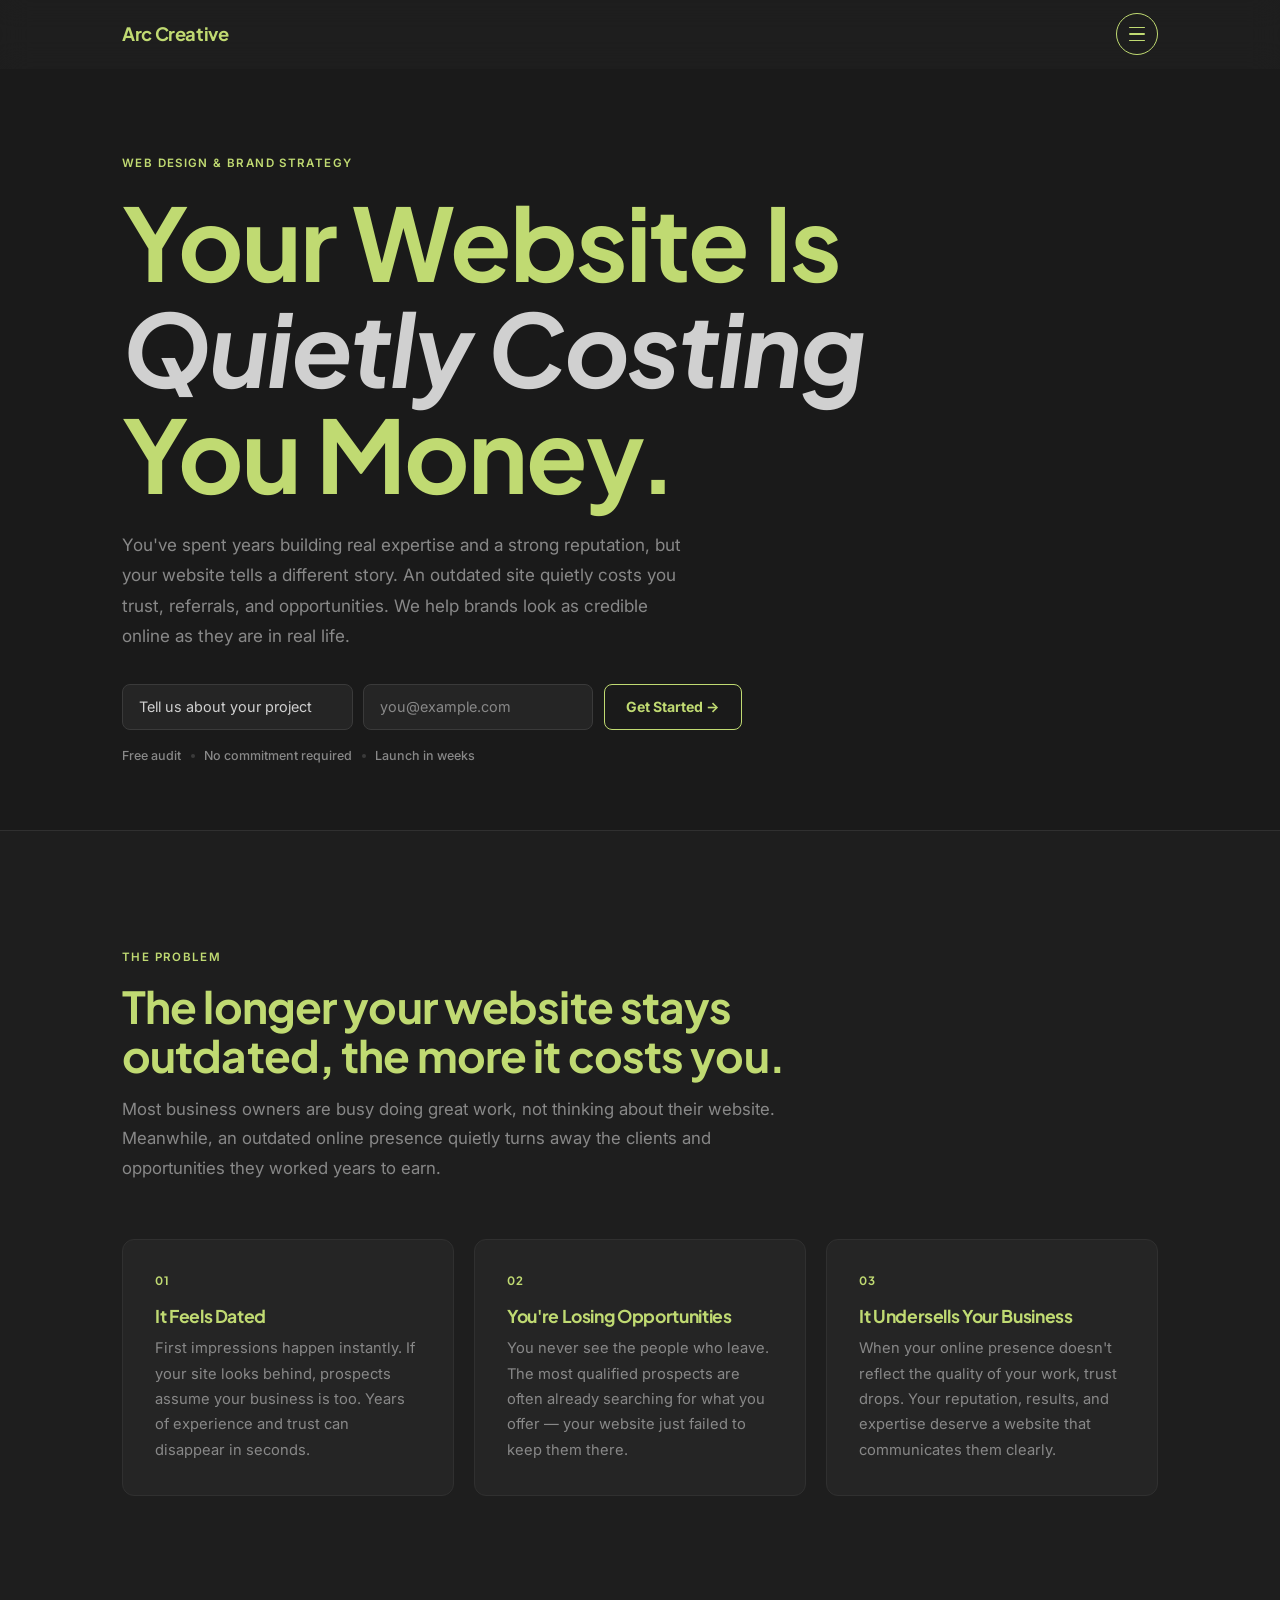
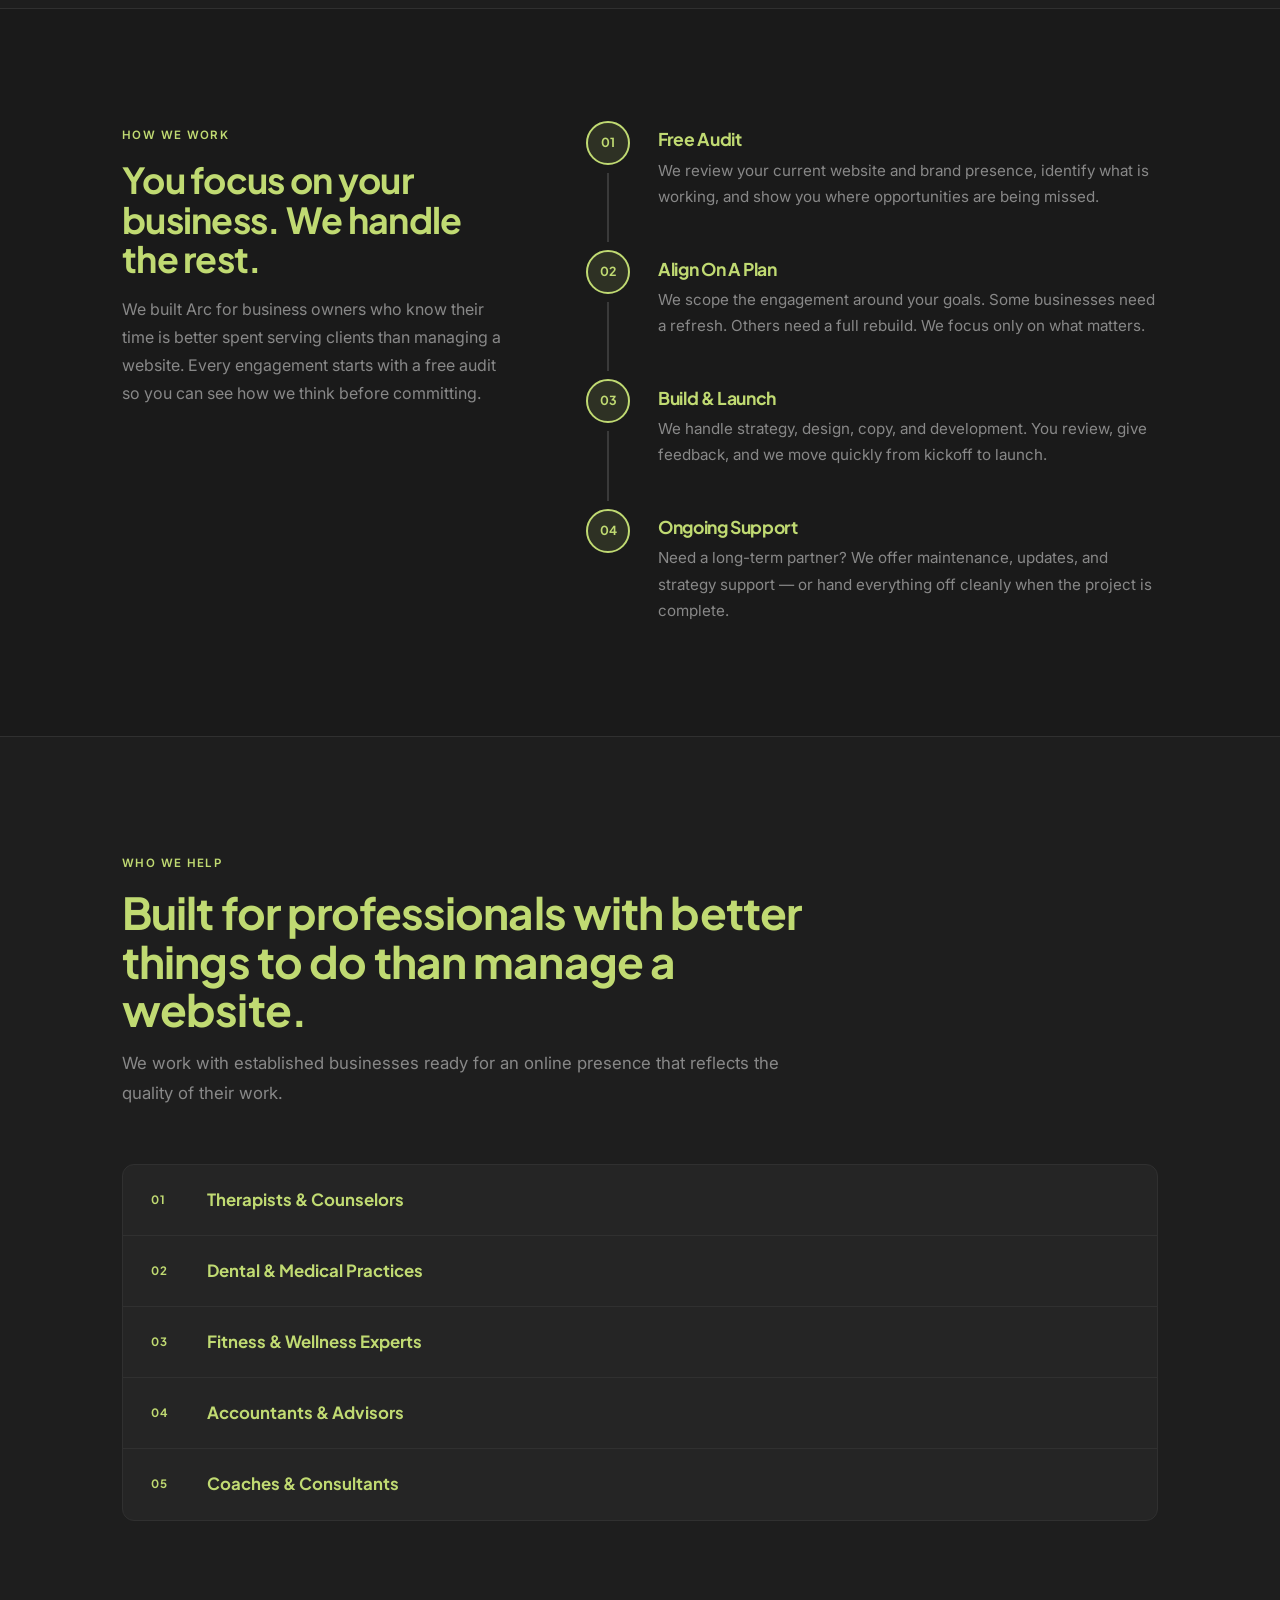
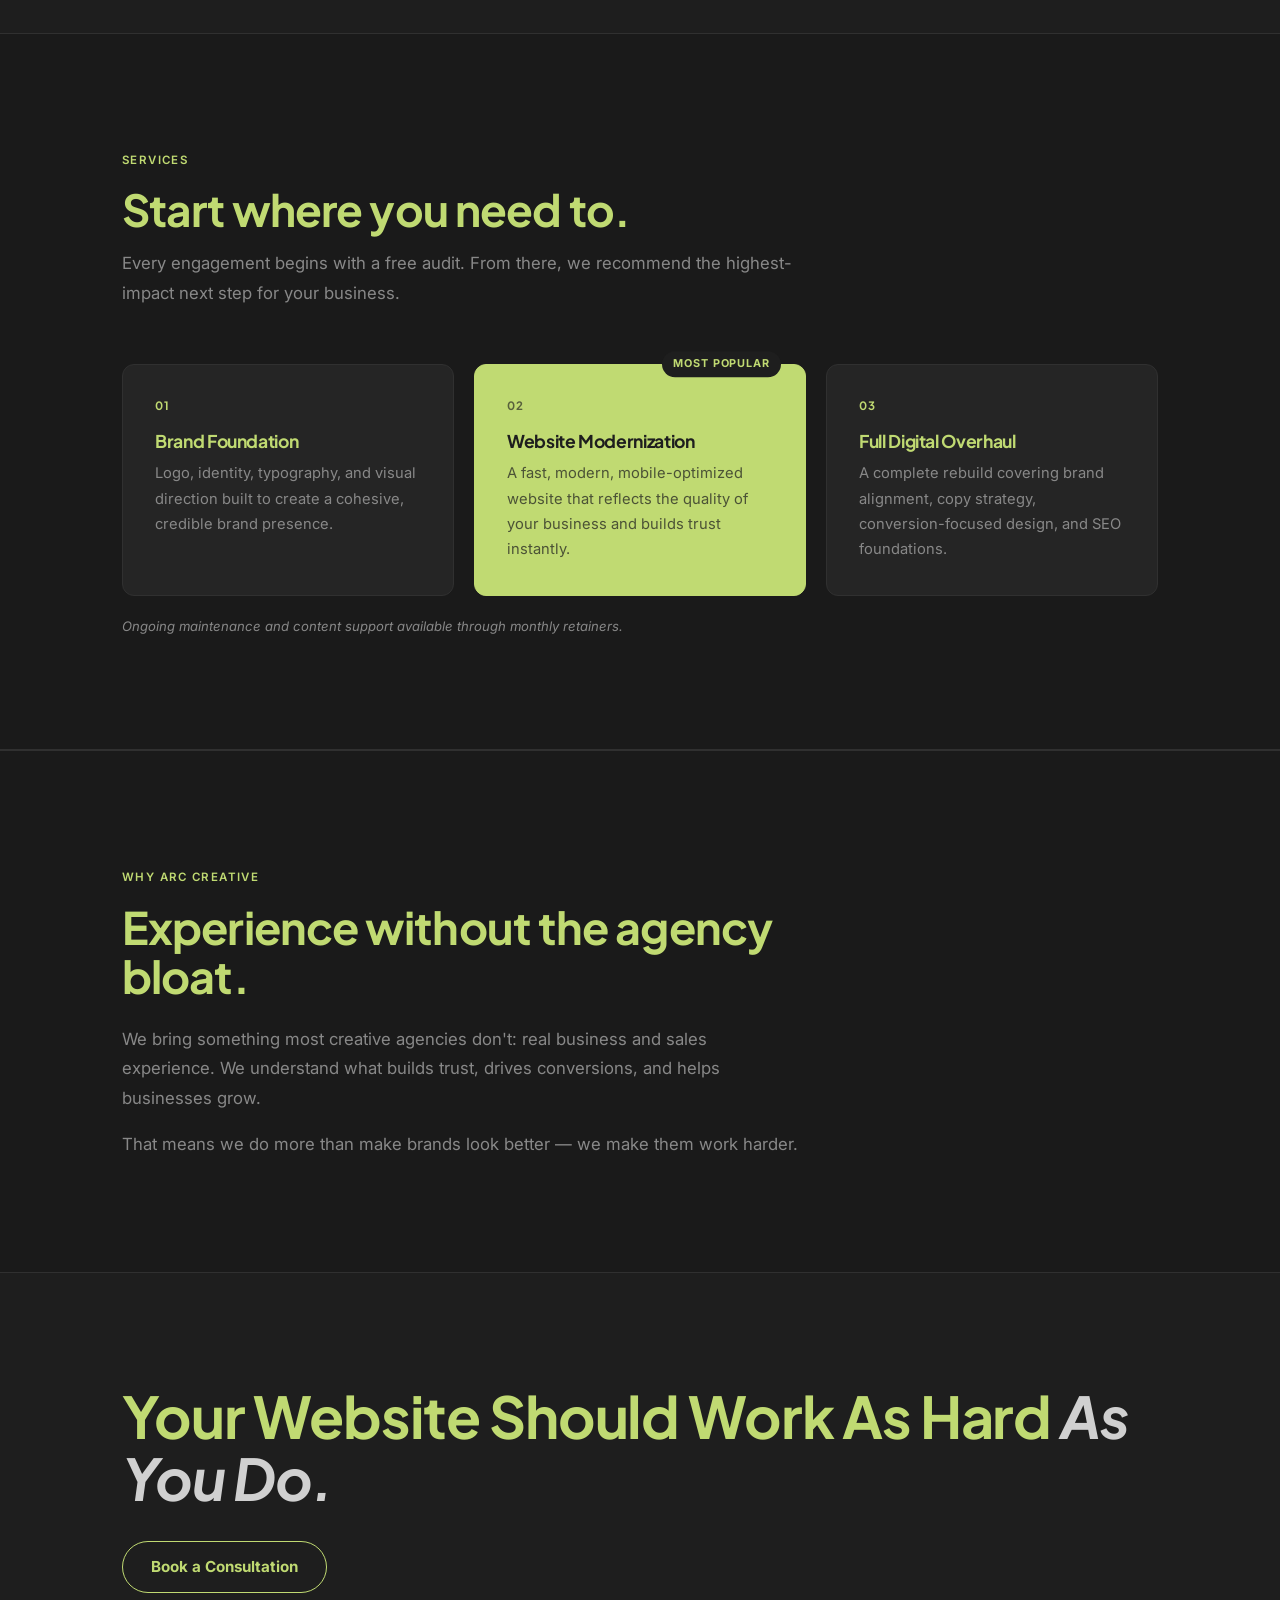
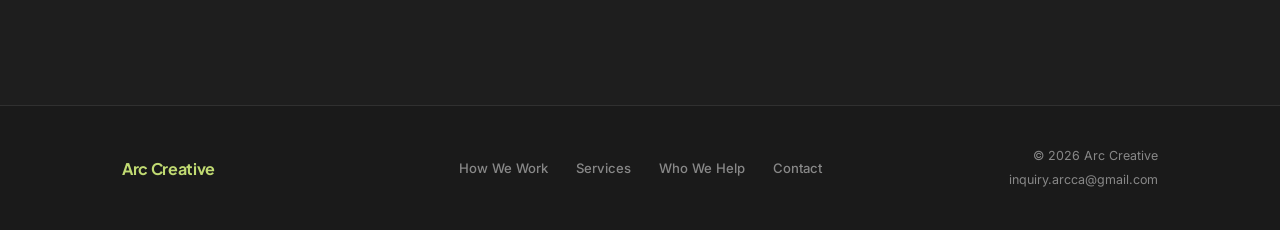
<file: index.html>
<!DOCTYPE html>
<html lang="en">
<head>
  <meta charset="UTF-8">
  <meta name="viewport" content="width=device-width, initial-scale=1.0">
  <meta name="description" content="Arc Creative helps established businesses look as credible online as they are in real life. Professional web design, brand strategy, and digital presence.">
  <title>Arc Creative — Web Design & Brand Strategy</title>

  <link rel="preconnect" href="https://fonts.googleapis.com">
  <link rel="preconnect" href="https://fonts.gstatic.com" crossorigin>
  <link href="https://fonts.googleapis.com/css2?family=Plus+Jakarta+Sans:ital,wght@0,300;0,400;0,500;0,600;0,700;0,800;1,700;1,800&family=Inter:wght@300;400;500;600&display=swap" rel="stylesheet">

  <link rel="stylesheet" href="styles.css">
</head>
<body>

  <!-- ── NAV ── -->
  <nav id="nav">
    <div class="nav-inner">
      <a href="#home" class="nav-logo" aria-label="Arc Creative home">
        <span class="logo-full">Arc Creative</span>
        <span class="logo-short">Arc</span>
      </a>
      <div class="nav-controls">
        <a href="#home" class="nav-book" id="nav-book" aria-hidden="true">Book Free Audit</a>
        <button class="nav-toggle" id="nav-toggle" aria-expanded="false" aria-controls="nav-mobile" aria-label="Toggle menu">
          <span></span>
          <span></span>
          <span></span>
        </button>
      </div>
    </div>
    <div class="nav-mobile" id="nav-mobile" hidden>
      <ul role="list">
        <li><a href="#process">How We Work</a></li>
        <li><a href="#services">Services</a></li>
        <li><a href="#who">Who We Help</a></li>
        <li><a href="#home" class="mobile-cta">Book Free Audit</a></li>
      </ul>
    </div>
  </nav>

  <!-- ── HERO ── -->
  <section class="hero" id="home">
    <div class="hero-inner">
      <div class="hero-copy">
        <span class="eyebrow">Web Design &amp; Brand Strategy</span>
        <h1>
          Your Website Is<br>
          <em>Quietly Costing</em><br>
          You Money.
        </h1>
        <p class="hero-sub">
          You've spent years building real expertise and a strong reputation, but your website
          tells a different story. An outdated site quietly costs you trust, referrals, and
          opportunities. We help brands look as credible online as they are in real life.
        </p>
        <form class="hero-form" id="hero-form">
          <select name="project" required>
            <option value="" disabled selected>Tell us about your project</option>
            <option value="Website Refresh">Website Refresh</option>
            <option value="New Website from Scratch">New Website from Scratch</option>
            <option value="Other">Other</option>
          </select>
          <input type="email" name="email" placeholder="you@example.com" required>
          <button type="submit">Get Started &rarr;</button>
        </form>
        <div class="hero-trust">
          <span>Free audit</span>
          <span class="trust-dot" aria-hidden="true"></span>
          <span>No commitment required</span>
          <span class="trust-dot" aria-hidden="true"></span>
          <span>Launch in weeks</span>
        </div>

        <!-- Meeting panel -->
        <div class="meeting-panel" id="meeting-panel" hidden>
          <p class="meeting-label">Request a time that works for you.</p>
          <form class="meeting-form" id="meeting-form">
            <label>
              <span>Preferred date</span>
              <input type="date" name="meeting-date" required>
            </label>
            <label>
              <span>Preferred time</span>
              <select name="meeting-time" required>
                <option value="" disabled selected>Select a time</option>
                <option value="9:00 AM">9:00 AM</option>
                <option value="9:30 AM">9:30 AM</option>
                <option value="10:00 AM">10:00 AM</option>
                <option value="10:30 AM">10:30 AM</option>
                <option value="11:00 AM">11:00 AM</option>
                <option value="11:30 AM">11:30 AM</option>
                <option value="12:00 PM">12:00 PM</option>
                <option value="12:30 PM">12:30 PM</option>
                <option value="1:00 PM">1:00 PM</option>
                <option value="1:30 PM">1:30 PM</option>
                <option value="2:00 PM">2:00 PM</option>
                <option value="2:30 PM">2:30 PM</option>
                <option value="3:00 PM">3:00 PM</option>
                <option value="3:30 PM">3:30 PM</option>
                <option value="4:00 PM">4:00 PM</option>
                <option value="4:30 PM">4:30 PM</option>
                <option value="5:00 PM">5:00 PM</option>
                <option value="5:30 PM">5:30 PM</option>
                <option value="6:00 PM">6:00 PM</option>
              </select>
            </label>
            <button type="submit">Request time</button>
          </form>
          <p class="meeting-confirm" id="meeting-confirm" hidden>
            Thanks. Your meeting request is on its way.
          </p>
        </div>
      </div>
    </div>
  </section>

  <!-- ── PROBLEM ── -->
  <section class="section problem-section" id="problem">
    <div class="section-inner">
      <header class="section-header">
        <div class="section-tag">The Problem</div>
        <h2>The longer your website stays outdated, the more it costs you.</h2>
        <p>Most business owners are busy doing great work, not thinking about their website. Meanwhile, an outdated online presence quietly turns away the clients and opportunities they worked years to earn.</p>
      </header>
      <div class="pain-grid">
        <div class="pain-card">
          <div class="pain-num">01</div>
          <h3>It Feels Dated</h3>
          <p>First impressions happen instantly. If your site looks behind, prospects assume your business is too. Years of experience and trust can disappear in seconds.</p>
        </div>
        <div class="pain-card">
          <div class="pain-num">02</div>
          <h3>You're Losing Opportunities</h3>
          <p>You never see the people who leave. The most qualified prospects are often already searching for what you offer — your website just failed to keep them there.</p>
        </div>
        <div class="pain-card">
          <div class="pain-num">03</div>
          <h3>It Undersells Your Business</h3>
          <p>When your online presence doesn't reflect the quality of your work, trust drops. Your reputation, results, and expertise deserve a website that communicates them clearly.</p>
        </div>
      </div>
    </div>
  </section>

  <!-- ── HOW WE WORK ── -->
  <section class="section process-section" id="process">
    <div class="section-inner">
      <div class="process-layout">
        <header class="process-header">
          <div class="section-tag">How We Work</div>
          <h2>You focus on your business. We handle the rest.</h2>
          <p>We built Arc for business owners who know their time is better spent serving clients than managing a website. Every engagement starts with a free audit so you can see how we think before committing.</p>
        </header>
        <div class="process-steps">
          <div class="process-step">
            <div class="step-marker">
              <div class="step-num">01</div>
              <div class="step-line" aria-hidden="true"></div>
            </div>
            <div class="step-body">
              <h3>Free Audit</h3>
              <p>We review your current website and brand presence, identify what is working, and show you where opportunities are being missed.</p>
            </div>
          </div>
          <div class="process-step">
            <div class="step-marker">
              <div class="step-num">02</div>
              <div class="step-line" aria-hidden="true"></div>
            </div>
            <div class="step-body">
              <h3>Align On A Plan</h3>
              <p>We scope the engagement around your goals. Some businesses need a refresh. Others need a full rebuild. We focus only on what matters.</p>
            </div>
          </div>
          <div class="process-step">
            <div class="step-marker">
              <div class="step-num">03</div>
              <div class="step-line" aria-hidden="true"></div>
            </div>
            <div class="step-body">
              <h3>Build &amp; Launch</h3>
              <p>We handle strategy, design, copy, and development. You review, give feedback, and we move quickly from kickoff to launch.</p>
            </div>
          </div>
          <div class="process-step process-step-last">
            <div class="step-marker">
              <div class="step-num">04</div>
            </div>
            <div class="step-body">
              <h3>Ongoing Support</h3>
              <p>Need a long-term partner? We offer maintenance, updates, and strategy support — or hand everything off cleanly when the project is complete.</p>
            </div>
          </div>
        </div>
      </div>
    </div>
  </section>

  <!-- ── WHO WE HELP ── -->
  <section class="section who-section" id="who">
    <div class="section-inner">
      <header class="section-header">
        <div class="section-tag">Who We Help</div>
        <h2>Built for professionals with better things to do than manage a website.</h2>
        <p>We work with established businesses ready for an online presence that reflects the quality of their work.</p>
      </header>
      <div class="who-list">
        <div class="who-item">
          <span class="who-n">01</span>
          <span class="who-name">Therapists &amp; Counselors</span>
        </div>
        <div class="who-item">
          <span class="who-n">02</span>
          <span class="who-name">Dental &amp; Medical Practices</span>
        </div>
        <div class="who-item">
          <span class="who-n">03</span>
          <span class="who-name">Fitness &amp; Wellness Experts</span>
        </div>
        <div class="who-item">
          <span class="who-n">04</span>
          <span class="who-name">Accountants &amp; Advisors</span>
        </div>
        <div class="who-item">
          <span class="who-n">05</span>
          <span class="who-name">Coaches &amp; Consultants</span>
        </div>
      </div>
    </div>
  </section>

  <!-- ── SERVICES ── -->
  <section class="section services-section" id="services">
    <div class="section-inner">
      <header class="section-header">
        <div class="section-tag">Services</div>
        <h2>Start where you need to.</h2>
        <p>Every engagement begins with a free audit. From there, we recommend the highest-impact next step for your business.</p>
      </header>
      <div class="services-grid">
        <div class="service-card">
          <div class="service-num">01</div>
          <h3>Brand Foundation</h3>
          <p>Logo, identity, typography, and visual direction built to create a cohesive, credible brand presence.</p>
        </div>
        <div class="service-card service-featured">
          <div class="service-badge">Most Popular</div>
          <div class="service-num">02</div>
          <h3>Website Modernization</h3>
          <p>A fast, modern, mobile-optimized website that reflects the quality of your business and builds trust instantly.</p>
        </div>
        <div class="service-card">
          <div class="service-num">03</div>
          <h3>Full Digital Overhaul</h3>
          <p>A complete rebuild covering brand alignment, copy strategy, conversion-focused design, and SEO foundations.</p>
        </div>
      </div>
      <p class="services-note">Ongoing maintenance and content support available through monthly retainers.</p>
    </div>
  </section>

  <!-- ── WHY ARC CREATIVE ── -->
  <section class="why-section" id="why">
    <div class="section-inner">
      <div class="why-inner">
        <div class="why-copy">
          <div class="section-tag tag-on-dark">Why Arc Creative</div>
          <h2>Experience without the agency bloat.</h2>
          <p>We bring something most creative agencies don't: real business and sales experience. We understand what builds trust, drives conversions, and helps businesses grow.</p>
          <p>That means we do more than make brands look better &mdash; we make them work harder.</p>
        </div>
      </div>
    </div>
  </section>

  <!-- ── CTA ── -->
  <section class="cta-section" id="contact">
    <div class="section-inner">
      <div class="cta-inner">
        <h2>Your Website Should Work As Hard <em>As You Do.</em></h2>
        <a href="#home" class="btn-cta-large">Book a Consultation</a>
      </div>
    </div>
  </section>

  <!-- ── FOOTER ── -->
  <footer>
    <div class="section-inner footer-inner">
      <div class="footer-logo">Arc Creative</div>
      <nav class="footer-links" aria-label="Footer navigation">
        <a href="#process">How We Work</a>
        <a href="#services">Services</a>
        <a href="#who">Who We Help</a>
        <a href="#contact">Contact</a>
      </nav>
      <div class="footer-meta">
        <p>&copy; 2026 Arc Creative</p>
        <a href="mailto:inquiry.arcca@gmail.com">inquiry.arcca@gmail.com</a>
      </div>
    </div>
  </footer>

  <script src="main.js"></script>
</body>
</html>
</file>
<file: styles.css>
/* ============================================================
   ARC CREATIVE — styles.css
   Dark mode design system
   Fonts: Halyard Micro (headlines) + Inter (body)
============================================================ */

/* ── RESET & ROOT ─────────────────────────────────────────── */
*, *::before, *::after {
  box-sizing: border-box;
  margin: 0;
  padding: 0;
}

:root {
  --bg:           #1E1E1E;
  --surface:      #252525;
  --surface-2:    #1A1A1A;
  --h-color:      #C0DA72;
  --body-color:   #D0D0D0;
  --muted:        #888888;
  --border:       #303030;
  --border-light: #3A3A3A;
  --accent:       #C0DA72;
  --accent-hover: #CEDE85;
  --accent-dim:   rgba(192, 218, 114, 0.12);
  --green:        #6EBA8B;

  --font-display: 'Halyard Micro', 'Plus Jakarta Sans', system-ui, sans-serif;
  --font-body:    'Inter', system-ui, sans-serif;

  --max-w: 1100px;
  --radius: 12px;
  --radius-sm: 8px;
  --section-y: 7rem;
}

html { scroll-behavior: smooth; }

body {
  background: var(--bg);
  color: var(--body-color);
  font-family: var(--font-body);
  font-size: 16px;
  line-height: 1.6;
  -webkit-font-smoothing: antialiased;
  overflow-x: hidden;
}

img { display: block; max-width: 100%; }
a { color: inherit; text-decoration: none; }
ul[role="list"] { list-style: none; }

/* ── LAYOUT ───────────────────────────────────────────────── */
.section-inner {
  max-width: var(--max-w);
  margin: 0 auto;
  padding: 0 2rem;
}

.section { padding: var(--section-y) 0; }

/* ── TYPOGRAPHY ───────────────────────────────────────────── */
h1, h2, h3, h4 {
  font-family: var(--font-display);
  letter-spacing: -0.02em;
  line-height: 1.1;
  color: var(--h-color);
}

.eyebrow,
.section-tag {
  display: inline-block;
  font-family: var(--font-body);
  font-size: 0.72rem;
  font-weight: 600;
  letter-spacing: 0.12em;
  text-transform: uppercase;
  color: var(--accent);
  margin-bottom: 1rem;
}

.section-header {
  max-width: 680px;
  margin-bottom: 3.5rem;
}

.section-header h2 {
  font-size: clamp(2rem, 3.5vw, 2.75rem);
  font-weight: 700;
  color: var(--h-color);
  margin-bottom: 1rem;
}

.section-header p {
  font-size: 1.05rem;
  color: var(--muted);
  line-height: 1.75;
}

/* ── NAV ──────────────────────────────────────────────────── */
#nav {
  position: sticky;
  top: 0;
  z-index: 100;
  background: rgba(30, 30, 30, 0.9);
  backdrop-filter: blur(14px);
  -webkit-backdrop-filter: blur(14px);
  border-bottom: 1px solid transparent;
  transition: border-color 0.3s, box-shadow 0.3s;
}

#nav.scrolled {
  border-color: var(--border);
  box-shadow: 0 1px 16px rgba(0, 0, 0, 0.3);
}

.nav-inner {
  max-width: var(--max-w);
  margin: 0 auto;
  padding: 0 2rem;
  height: 68px;
  display: flex;
  align-items: center;
}

.nav-logo {
  position: relative;
  display: flex;
  align-items: center;
}

.nav-logo span {
  position: absolute;
  font-family: var(--font-display);
  font-size: 1.15rem;
  font-weight: 700;
  color: var(--accent);
  letter-spacing: -0.02em;
  white-space: nowrap;
  transition: opacity 0.3s ease;
}

.nav-logo .logo-full  { opacity: 1; position: relative; }
.nav-logo .logo-short { opacity: 0; }

#nav.scrolled .logo-full  { opacity: 0; }
#nav.scrolled .logo-short { opacity: 1; }

.nav-controls {
  display: flex;
  align-items: center;
  gap: 0.65rem;
  margin-left: auto;
}

.nav-book {
  display: inline-flex;
  align-items: center;
  height: 42px;
  padding: 0 1.1rem;
  background: transparent;
  color: var(--accent);
  border: 1.5px solid var(--accent);
  font-size: 0.85rem;
  font-weight: 700;
  border-radius: 999px;
  white-space: nowrap;
  opacity: 0;
  pointer-events: none;
  transform: translateX(8px);
  transition: opacity 0.25s ease, transform 0.25s ease, background 0.2s;
}

.nav-book.is-visible {
  opacity: 1;
  pointer-events: auto;
  transform: translateX(0);
}

.nav-book:hover { background: var(--accent-dim); }

.nav-toggle {
  flex-shrink: 0;
  display: flex;
  flex-direction: column;
  justify-content: center;
  align-items: center;
  gap: 5px;
  width: 42px;
  height: 42px;
  border: 1.5px solid var(--accent);
  border-radius: 999px;
  background: transparent;
  cursor: pointer;
}

.nav-toggle span {
  width: 16px;
  height: 1.5px;
  background: var(--accent);
  border-radius: 2px;
  transition: transform 0.22s ease, opacity 0.22s ease;
}

.nav-toggle[aria-expanded="true"] span:nth-child(1) { transform: translateY(6.5px) rotate(45deg); }
.nav-toggle[aria-expanded="true"] span:nth-child(2) { opacity: 0; }
.nav-toggle[aria-expanded="true"] span:nth-child(3) { transform: translateY(-6.5px) rotate(-45deg); }

.nav-mobile {
  border-top: 1px solid var(--border);
  background: var(--surface);
  padding: 1rem 2rem 1.5rem;
}

.nav-mobile ul {
  display: flex;
  flex-direction: column;
  gap: 0.25rem;
  list-style: none;
}

.nav-mobile a {
  display: block;
  padding: 0.6rem 0.5rem;
  font-size: 0.95rem;
  font-weight: 500;
  color: var(--body-color);
  border-radius: 6px;
  transition: background 0.15s, color 0.15s;
}

.nav-mobile a:hover {
  background: var(--accent-dim);
  color: var(--accent);
}

.nav-mobile .mobile-cta {
  display: inline-flex;
  align-items: center;
  margin-top: 0.5rem;
  padding: 0.65rem 1.1rem;
  background: transparent;
  color: var(--accent);
  border: 1.5px solid var(--accent);
  font-weight: 700;
  border-radius: 999px;
}

/* ── HERO ─────────────────────────────────────────────────── */
.hero {
  background: var(--surface-2);
  border-bottom: 1px solid var(--border);
  padding: 5rem 0 4rem;
}

.hero-inner {
  max-width: var(--max-w);
  margin: 0 auto;
  padding: 0 2rem;
}

.hero-copy h1 {
  font-size: clamp(4.2rem, 8.25vw, 6.3rem);
  font-weight: 700;
  color: var(--h-color);
  line-height: 1.05;
  margin-bottom: 1.5rem;
}

.hero-copy h1 em {
  font-style: italic;
  color: var(--body-color);
}

.hero-sub {
  font-size: 1.07rem;
  color: var(--muted);
  line-height: 1.78;
  max-width: 560px;
  margin-bottom: 2rem;
}

.hero-form {
  display: grid;
  grid-template-columns: 1fr 1fr auto;
  gap: 0.65rem;
  margin-bottom: 1rem;
  max-width: 620px;
}

.hero-form input,
.hero-form select {
  width: 100%;
  height: 46px;
  padding: 0 1rem;
  background: var(--surface);
  border: 1px solid var(--border-light);
  border-radius: var(--radius-sm);
  font-family: var(--font-body);
  font-size: 0.9rem;
  color: var(--body-color);
  appearance: none;
  -webkit-appearance: none;
  cursor: pointer;
  transition: border-color 0.2s, box-shadow 0.2s;
}

.hero-form select option:first-child { color: var(--muted); }

.hero-form input::placeholder { color: var(--muted); }

.hero-form input:focus,
.hero-form select:focus {
  outline: none;
  border-color: var(--accent);
  box-shadow: 0 0 0 3px rgba(192, 218, 114, 0.15);
}

.hero-form button {
  height: 46px;
  padding: 0 1.35rem;
  background: transparent;
  color: var(--accent);
  border: 1.5px solid var(--accent);
  border-radius: var(--radius-sm);
  font-family: var(--font-body);
  font-size: 0.88rem;
  font-weight: 700;
  white-space: nowrap;
  cursor: pointer;
  transition: background 0.2s, transform 0.15s;
}

.hero-form button:hover {
  background: var(--accent-dim);
  transform: translateY(-1px);
}

.hero-trust {
  display: flex;
  align-items: center;
  gap: 0.6rem;
  font-size: 0.78rem;
  color: var(--muted);
  font-weight: 500;
}

.trust-dot {
  width: 4px;
  height: 4px;
  border-radius: 50%;
  background: var(--border-light);
  flex-shrink: 0;
}

.meeting-panel {
  margin-top: 1.5rem;
  padding: 1.25rem;
  background: var(--surface);
  border: 1px solid var(--border-light);
  border-radius: var(--radius);
  max-width: 620px;
}

.meeting-label {
  font-size: 0.88rem;
  font-weight: 600;
  color: var(--body-color);
  margin-bottom: 0.85rem;
}

.meeting-form {
  display: grid;
  grid-template-columns: 1fr 1fr auto;
  gap: 0.65rem;
  align-items: end;
}

.meeting-form label {
  display: flex;
  flex-direction: column;
  gap: 0.35rem;
}

.meeting-form label span {
  font-size: 0.75rem;
  font-weight: 600;
  color: var(--muted);
  text-transform: uppercase;
  letter-spacing: 0.07em;
}

.meeting-form input,
.meeting-form select {
  height: 42px;
  padding: 0 0.85rem;
  background: var(--bg);
  border: 1px solid var(--border-light);
  border-radius: var(--radius-sm);
  font-family: var(--font-body);
  font-size: 0.88rem;
  color: var(--body-color);
  color-scheme: dark;
  appearance: none;
  -webkit-appearance: none;
  cursor: pointer;
}

.meeting-form input:focus,
.meeting-form select:focus {
  outline: none;
  border-color: var(--accent);
  box-shadow: 0 0 0 3px rgba(192, 218, 114, 0.12);
}

.meeting-form button {
  height: 42px;
  padding: 0 1.1rem;
  background: transparent;
  color: var(--accent);
  border: 1.5px solid var(--accent);
  border-radius: var(--radius-sm);
  font-family: var(--font-body);
  font-size: 0.85rem;
  font-weight: 700;
  cursor: pointer;
  white-space: nowrap;
  transition: background 0.2s;
}

.meeting-form button:hover { background: var(--accent-dim); }

.meeting-confirm {
  margin-top: 0.75rem;
  font-size: 0.88rem;
  color: var(--green);
  font-weight: 500;
}

/* ── PROBLEM ──────────────────────────────────────────────── */
.problem-section { background: var(--bg); }

.pain-grid {
  display: grid;
  grid-template-columns: repeat(3, 1fr);
  gap: 1.25rem;
}

.pain-card {
  background: var(--surface);
  border: 1px solid var(--border);
  border-radius: var(--radius);
  padding: 2rem;
  transition: border-color 0.2s, box-shadow 0.2s, transform 0.2s;
}

.pain-card:hover {
  border-color: var(--border-light);
  box-shadow: 0 4px 24px rgba(0, 0, 0, 0.25);
  transform: translateY(-2px);
}

.pain-num {
  font-family: var(--font-display);
  font-size: 0.72rem;
  font-weight: 700;
  letter-spacing: 0.1em;
  color: var(--accent);
  margin-bottom: 1rem;
}

.pain-card h3 {
  font-size: 1.1rem;
  font-weight: 700;
  color: var(--h-color);
  margin-bottom: 0.65rem;
}

.pain-card p {
  font-size: 0.92rem;
  color: var(--muted);
  line-height: 1.72;
}

/* ── PROCESS ──────────────────────────────────────────────── */
.process-section {
  background: var(--surface-2);
  border-top: 1px solid var(--border);
  border-bottom: 1px solid var(--border);
}

.process-layout {
  display: grid;
  grid-template-columns: 380px 1fr;
  gap: 5rem;
  align-items: start;
}

.process-header {
  position: sticky;
  top: calc(68px + 2rem);
}

.process-header h2 {
  font-size: clamp(1.8rem, 2.8vw, 2.4rem);
  font-weight: 700;
  color: var(--h-color);
  margin-bottom: 1rem;
}

.process-header p {
  font-size: 1rem;
  color: var(--muted);
  line-height: 1.75;
}

.process-steps { display: flex; flex-direction: column; }

.process-step {
  display: grid;
  grid-template-columns: 52px 1fr;
  gap: 1.5rem;
}

.step-marker {
  display: flex;
  flex-direction: column;
  align-items: center;
}

.step-num {
  width: 44px;
  height: 44px;
  border-radius: 50%;
  background: var(--accent-dim);
  border: 2px solid var(--accent);
  display: flex;
  align-items: center;
  justify-content: center;
  font-family: var(--font-display);
  font-size: 0.78rem;
  font-weight: 700;
  color: var(--accent);
  flex-shrink: 0;
}

.step-line {
  width: 2px;
  flex: 1;
  min-height: 2rem;
  background: var(--border-light);
  margin: 0.5rem 0;
}

.step-body { padding-bottom: 2.5rem; }
.process-step-last .step-body { padding-bottom: 0; }

.step-body h3 {
  font-size: 1.1rem;
  font-weight: 700;
  color: var(--h-color);
  margin-bottom: 0.5rem;
  padding-top: 0.6rem;
}

.step-body p {
  font-size: 0.95rem;
  color: var(--muted);
  line-height: 1.72;
}

/* ── WHO WE HELP ──────────────────────────────────────────── */
.who-section { background: var(--bg); }

.who-list {
  display: flex;
  flex-direction: column;
  border: 1px solid var(--border);
  border-radius: var(--radius);
  overflow: hidden;
  background: var(--surface);
}

.who-item {
  display: flex;
  align-items: center;
  gap: 1.5rem;
  padding: 1.35rem 1.75rem;
  border-bottom: 1px solid var(--border);
  transition: background 0.15s;
}

.who-item:last-child { border-bottom: none; }
.who-item:hover { background: var(--accent-dim); }

.who-n {
  font-family: var(--font-display);
  font-size: 0.72rem;
  font-weight: 700;
  letter-spacing: 0.1em;
  color: var(--accent);
  min-width: 2rem;
}

.who-name {
  font-family: var(--font-display);
  font-size: 1.05rem;
  font-weight: 700;
  color: var(--h-color);
}

/* ── SERVICES ─────────────────────────────────────────────── */
.services-section {
  background: var(--surface-2);
  border-top: 1px solid var(--border);
  border-bottom: 1px solid var(--border);
}

.services-grid {
  display: grid;
  grid-template-columns: repeat(3, 1fr);
  gap: 1.25rem;
  margin-bottom: 1.25rem;
}

.service-card {
  position: relative;
  background: var(--surface);
  border: 1px solid var(--border);
  border-radius: var(--radius);
  padding: 2rem;
  transition: border-color 0.2s, box-shadow 0.2s, transform 0.2s;
}

.service-card:hover {
  border-color: var(--border-light);
  box-shadow: 0 4px 24px rgba(0, 0, 0, 0.25);
  transform: translateY(-2px);
}

.service-featured {
  background: var(--accent);
  border-color: var(--accent);
}

.service-featured:hover {
  border-color: var(--accent-hover);
  box-shadow: 0 8px 32px rgba(192, 218, 114, 0.2);
}

.service-badge {
  position: absolute;
  top: -1px;
  right: 1.5rem;
  transform: translateY(-50%);
  display: inline-block;
  padding: 0.25rem 0.7rem;
  background: #1E1E1E;
  color: var(--accent);
  font-size: 0.68rem;
  font-weight: 700;
  letter-spacing: 0.08em;
  text-transform: uppercase;
  border-radius: 999px;
}

.service-num {
  font-family: var(--font-display);
  font-size: 0.72rem;
  font-weight: 700;
  letter-spacing: 0.1em;
  color: var(--accent);
  margin-bottom: 1rem;
}

.service-featured .service-num { color: rgba(30, 30, 30, 0.65); }

.service-card h3 {
  font-size: 1.1rem;
  font-weight: 700;
  color: var(--h-color);
  margin-bottom: 0.65rem;
}

.service-featured h3 { color: #1E1E1E; }

.service-card p {
  font-size: 0.92rem;
  color: var(--muted);
  line-height: 1.72;
}

.service-featured p { color: rgba(30, 30, 30, 0.72); }

.services-note {
  font-size: 0.82rem;
  color: var(--muted);
  font-style: italic;
}

/* ── WHY ARC CREATIVE ─────────────────────────────────────── */
.why-section {
  background: var(--surface-2);
  border-top: 1px solid var(--border);
  padding: var(--section-y) 0;
}

.why-inner { max-width: 680px; }

.why-copy h2 {
  font-size: clamp(2rem, 3.5vw, 3rem);
  font-weight: 700;
  color: var(--h-color);
  margin-bottom: 1.5rem;
}

.why-copy p {
  font-size: 1.05rem;
  color: var(--muted);
  line-height: 1.78;
  margin-bottom: 1rem;
}

.why-copy p:last-child { margin-bottom: 0; }

/* ── CTA ──────────────────────────────────────────────────── */
.cta-section {
  background: var(--bg);
  border-top: 1px solid var(--border);
  padding: var(--section-y) 0;
}

.cta-inner {
  display: flex;
  flex-direction: column;
  align-items: flex-start;
  gap: 2rem;
}

.cta-inner h2 {
  font-size: clamp(2.2rem, 4.5vw, 3.8rem);
  font-weight: 700;
  color: var(--h-color);
  line-height: 1.08;
}

.cta-inner h2 em {
  font-style: italic;
  color: var(--body-color);
}

.btn-cta-large {
  display: inline-flex;
  align-items: center;
  height: 52px;
  padding: 0 1.75rem;
  background: transparent;
  color: var(--accent);
  border: 1.5px solid var(--accent);
  font-family: var(--font-body);
  font-size: 0.95rem;
  font-weight: 700;
  border-radius: 999px;
  transition: background 0.2s, transform 0.15s;
}

.btn-cta-large:hover {
  background: var(--accent-dim);
  transform: translateY(-2px);
}

/* ── FOOTER ───────────────────────────────────────────────── */
footer {
  background: var(--surface-2);
  border-top: 1px solid var(--border);
  padding: 2.5rem 0;
}

.footer-inner {
  display: grid;
  grid-template-columns: 1fr auto 1fr;
  align-items: center;
  gap: 2rem;
}

.footer-logo {
  font-family: var(--font-display);
  font-size: 1rem;
  font-weight: 700;
  color: var(--accent);
  letter-spacing: -0.02em;
}

.footer-links {
  display: flex;
  gap: 1.75rem;
  justify-content: center;
}

.footer-links a {
  font-size: 0.82rem;
  font-weight: 500;
  color: var(--muted);
  transition: color 0.15s;
}

.footer-links a:hover { color: var(--body-color); }

.footer-meta {
  display: flex;
  flex-direction: column;
  align-items: flex-end;
  gap: 0.25rem;
}

.footer-meta p { font-size: 0.78rem; color: var(--muted); }

.footer-meta a {
  font-size: 0.78rem;
  color: var(--muted);
  transition: color 0.15s;
}

.footer-meta a:hover { color: var(--body-color); }

/* ── SCROLL FADE ──────────────────────────────────────────── */
.fade-up {
  opacity: 0;
  transform: translateY(22px);
  transition: opacity 0.55s ease, transform 0.55s ease;
}

.fade-up.visible {
  opacity: 1;
  transform: translateY(0);
}

/* ── RESPONSIVE ───────────────────────────────────────────── */
@media (max-width: 1024px) {
  :root { --section-y: 5rem; }

  .process-layout {
    grid-template-columns: 1fr;
    gap: 3rem;
  }

  .process-header { position: static; }
}

@media (max-width: 768px) {
  :root { --section-y: 4rem; }

  .hero { padding: 3.5rem 0 3rem; }

  .hero-copy h1 { font-size: clamp(2.8rem, 9vw, 4rem); }

  .hero-form {
    grid-template-columns: 1fr;
    max-width: none;
  }

  .hero-form button { width: 100%; justify-content: center; }

  .hero-trust { flex-wrap: wrap; gap: 0.4rem; }

  .pain-grid { grid-template-columns: 1fr; gap: 1rem; }

  .services-grid { grid-template-columns: 1fr; gap: 1rem; }

  .service-badge {
    top: 1.5rem;
    right: 1.5rem;
    transform: none;
  }

  .footer-inner {
    grid-template-columns: 1fr;
    text-align: center;
  }

  .footer-meta { align-items: center; }

  .footer-links { flex-wrap: wrap; gap: 1rem; justify-content: center; }

  .meeting-form { grid-template-columns: 1fr; }

  .meeting-form button { width: 100%; justify-content: center; }

  .nav-mobile { padding: 1rem 1.25rem 1.5rem; }
}

@media (max-width: 540px) {
  .section-inner { padding: 0 1.25rem; }
  .nav-inner { padding: 0 1.25rem; }
  .hero-inner { padding: 0 1.25rem; }
  .hero { padding: 2.5rem 0; }

  .process-step {
    grid-template-columns: 44px 1fr;
    gap: 1rem;
  }

  .step-num {
    width: 38px;
    height: 38px;
    font-size: 0.72rem;
  }

  .who-item { padding: 1.1rem 1.25rem; }
  .who-name { font-size: 0.95rem; }

  .cta-inner h2 { font-size: clamp(1.9rem, 8vw, 2.8rem); }
}
</file>
